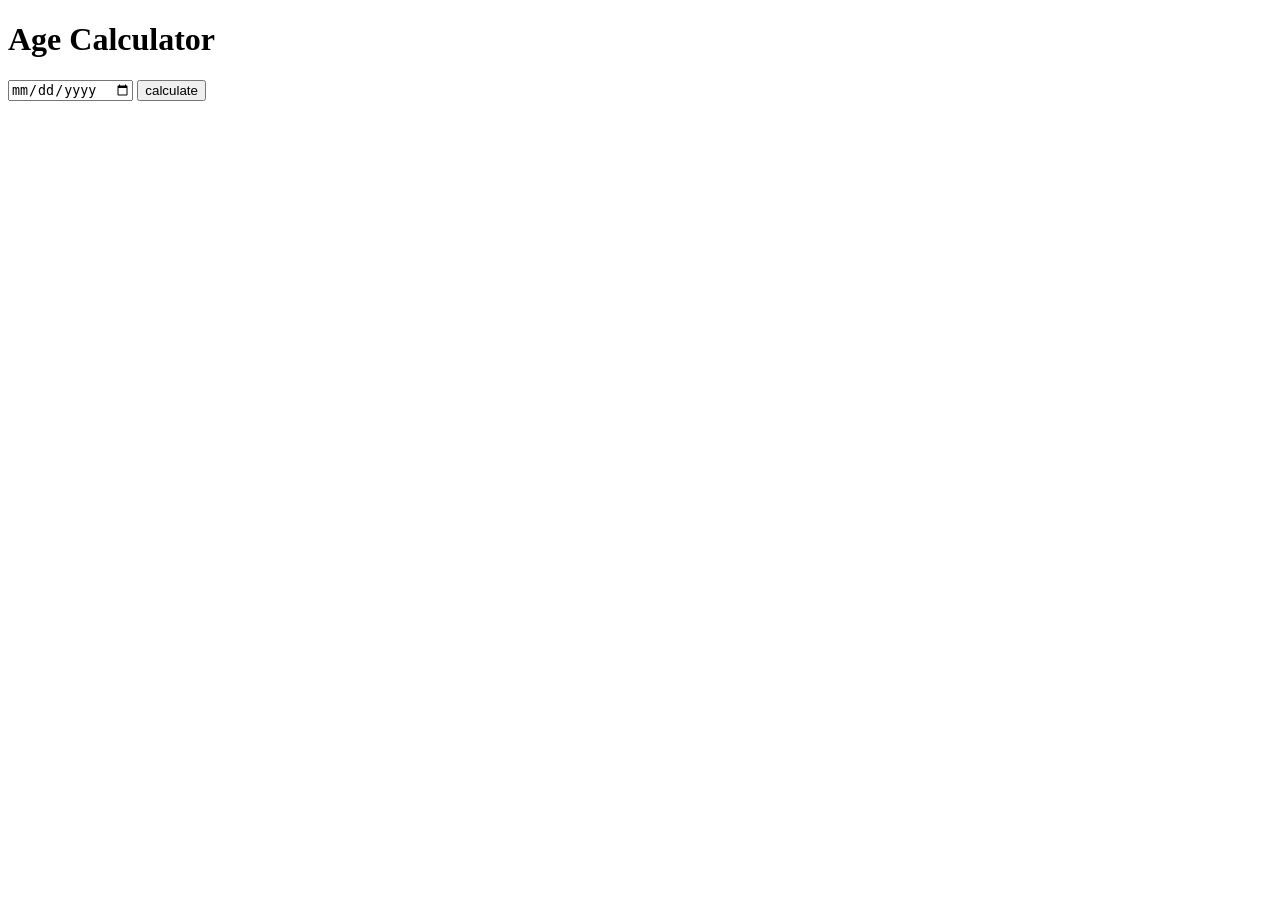
<file: AgeCalculator/index.html>
<!DOCTYPE html>
<html lang="en">
<head>
    <meta charset="UTF-8">
    <meta name="viewport" content="width=device-width, initial-scale=1.0">
    <title>Document</title>
</head>
<body>
    <div class="container">
        <div class="calculator">
            <h1>Age Calculator</h1>
            <div class="inputbox" >
                <input type="date" id="date" >
                <button id="Btn" style="cursor: pointer;" >calculate</button>
                <p class="result" ></p>
            </div>
        </div>
    </div>

    <script>
        let inputBox = document.querySelector('.inputbox')
        let userinput = document.querySelector('#date')
        let Button = document.querySelector('#Btn')
        let result = document.querySelector('.result')

        Button.addEventListener('click',()=>{
            let birthdate = new Date(userinput.value);

            let d1 = birthdate.getDate();
            let m1 = birthdate.getMonth() +1 ;
            let y1 = birthdate.getFullYear();

            let today = new Date();
            let d2 = today.getDate();
            let m2 = today.getMonth() +1 ;
            let y2 = today.getFullYear();

            let y3,m3,d3;

            y3 = y2-y1;
            if(m2>m1){
                m3 = m2-m1;
            }
            else{
                y3--;
                m3 = 12 + m2 -m1;
            }

            if(d2>d1){
                d3 = d2-d1;
            }
            else{
                d3 = getdaysinMonth(year,month) + d2 - d1;
            }
            if(d3<0){
                m3 = 11;
                y3--;
            }
            
            result.innerHTML =  ` you are <b>${y3}</b> years <b>${m3}</b> month <b>${d3}</b> days old. `
        })

         function getdaysinMonth(year,month){
               return new Date(year,month,0).getDate();
            }


    </script>
</body>
</html>
</file>
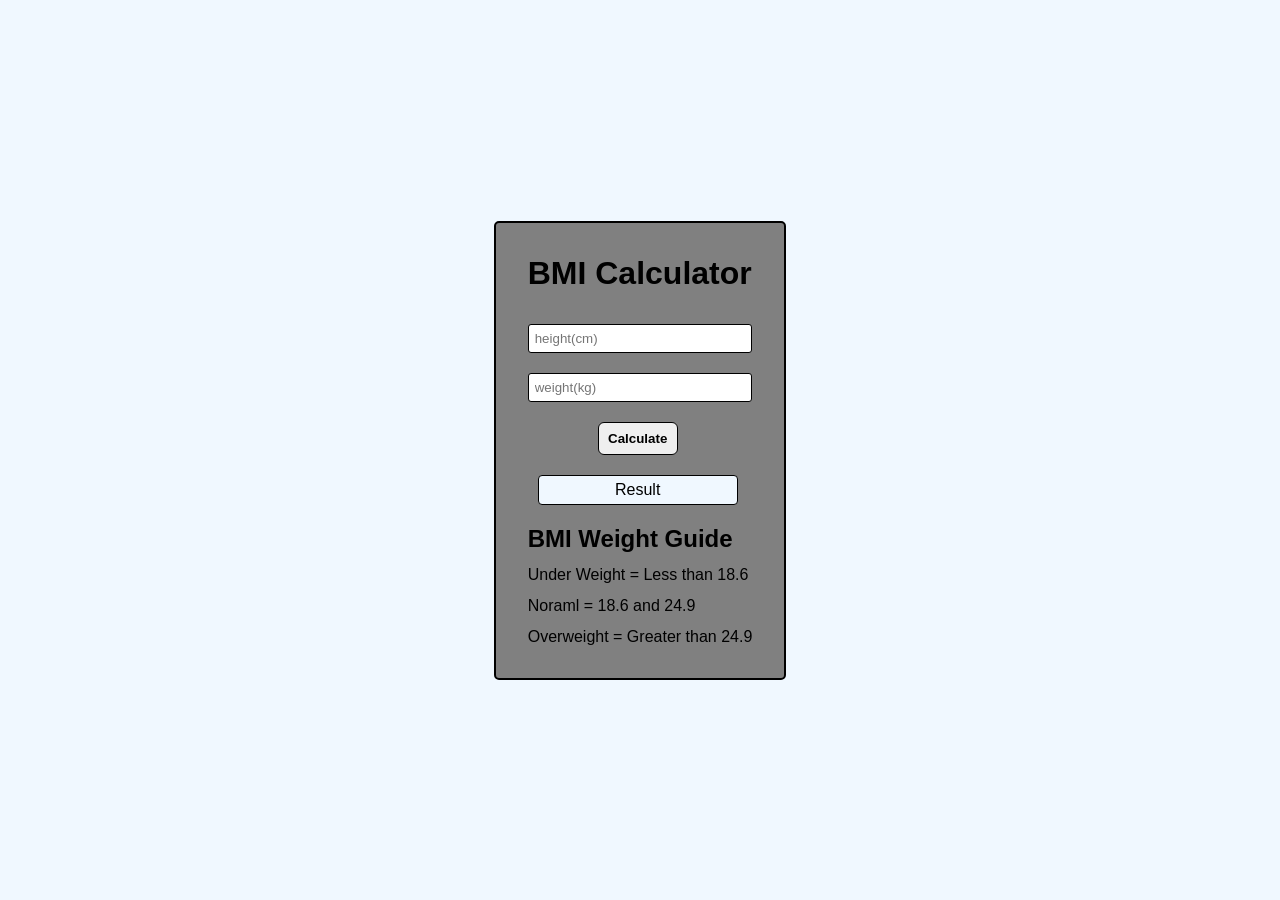
<file: BMI calculator/index.html>
<!DOCTYPE html>
<html lang="en">
<head>
    <meta charset="UTF-8">
    <meta name="viewport" content="width=device-width, initial-scale=1.0">
    <title>BMI Calculator</title>
    <style>
        *{
            padding:0;
            margin:0;
            box-sizing: border-box;
        }
        body{
            height:100vh;
            width: 100vw;
            display:flex ;
            flex-direction: column;
            justify-content: center;
            align-items: center;
            background-color:aliceblue;
        }
        .container{
            display: flex;
            gap:2rem;
            flex-direction: column;
            font-family:'Inter', sans-serif;
            padding: 2rem;
            border: 2px solid black;
            border-radius: 5px;
            background-color: grey;
        }
        form{
            display: flex;
            flex-direction: column;
            gap:20px;
        }
        #Height{
            padding:6px;
            border: 1px solid black;
            border-radius: 3px;
            outline: none;
        }
        #Weight{
            padding:6px;
            border: 1px solid black;
            border-radius: 3px;
            outline: none;
        }
        #submit{
            text-align: center;
            margin-left: 70px;
            width:80px;
            padding:8px;
            border: 1px solid black;
            border-radius: 6px;
            font-weight: bold;
        } 
        .parentclass{
            height: 30px;
            border: 1px solid black;
            padding:1px; 
            border-radius: 4px; 
            text-align: center;
            margin-left: 10px;
            width:200px;
            background-color: aliceblue; 
            display: flex;
            justify-content: center;
            align-items: center;
            font-size: 1rem; 
        }
        #submit:hover{
            background-color: gainsboro;
        }
        .bottomclass{
            display: flex;
            flex-direction: column;
            gap:13px;
        }

    </style>
</head>
<body>
    <div class="container">
        <h1>BMI Calculator</h1>

        <form>

        <input type="text" placeholder="height(cm)" id="Height">
        <input type="text" placeholder="weight(kg)" id="Weight">

        <button id="submit">Calculate</button>

        <div class="parentclass">
             <span id="results">Result</span>
            </div>


        <div class="bottomclass">
        <h2>BMI Weight Guide</h2>
        <p> Under Weight = Less than 18.6</p>
        <p>Noraml = 18.6 and 24.9</p>
        <p>Overweight = Greater than 24.9</p>
        </div>

        </form>

    </div>

    <script src="script.js"></script>
</body>
</html>
</file>
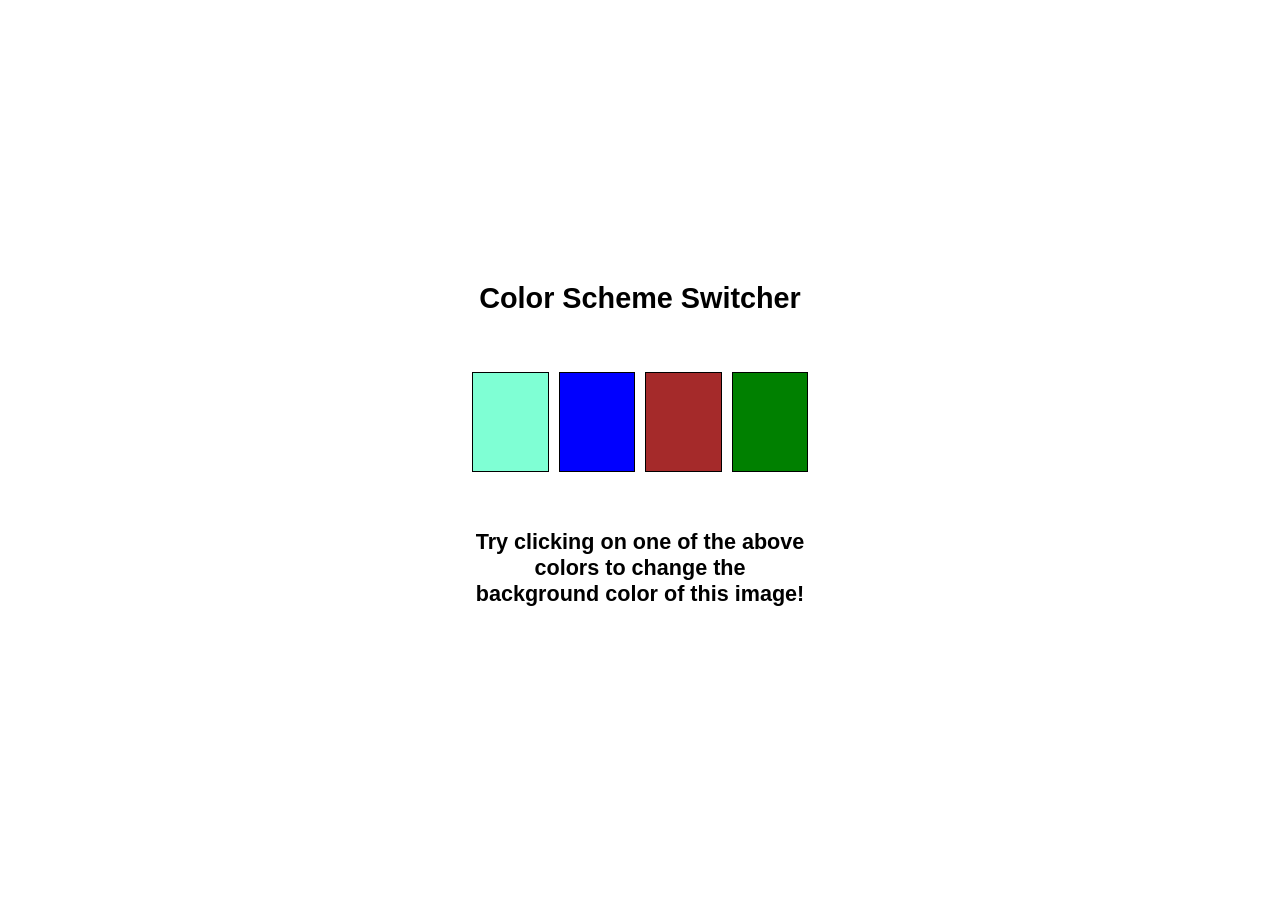
<file: color-changer/index.html>
<!DOCTYPE html>
<html lang="en">
<head>
    <meta charset="UTF-8">
    <meta name="viewport" content="width=device-width, initial-scale=1.0">
    <title>Document</title>
    <style>
        *{
            margin:0;
            padding: 0%;
            box-sizing: border-box;
        }
        body{
            height: 100vh;
            width: 100vw;
            display: flex;
            flex-direction: columun;
            background-color:#ffff;
            justify-content: center;
            align-items: center;
        }
        .container{
            height: 400px;
            width: 400px;
            display: flex;
            flex-direction: column;
            gap:2rem;
            padding: 2rem;
            /* border:2px solid black; */
            border-radius: 7px;
            font-family:'Inter', sans-serif;
            font-size: 0.9rem;
        }
        h1{
            text-align: center;
        }
        .colorbox{
            height: 150px;
            width: 400px;
            display: flex;
            justify-content: space-between;
            align-items: center;
            padding-right: 4rem;
            gap:10px;

        }
        #aquamarine{
            height: 100px;
            width: 600px;
            background-color: aquamarine;
            border:1px solid black;
        }
        #blue{
            height: 100px;
            width: 600px;
            background-color:blue;
            border:1px solid black;
        }
        #brown{
            height: 100px;
            width: 600px;
            background-color: brown;
            border:1px solid black;
        }
        #green{
            height: 100px;
            width: 600px;
            background-color: green;
            border:1px solid black;
        }
        h2{
            text-align: center;
        }
        

    </style>
</head>
<body>
    <div class="container">
        <h1>Color Scheme Switcher</h1>

        <div class="colorbox">
        <span class="color" id="aquamarine"></span>
        <span class="color" id="blue"></span>
        <span class="color" id="brown"></span>
        <span class="color" id="green"></span>
        </div>

        <h2>Try clicking on one of the above colors 
            <span>to change the background color of this image!</span>
        </h2>
    </div>

    <script src="script.js"></script>

</body>
</html>
</file>
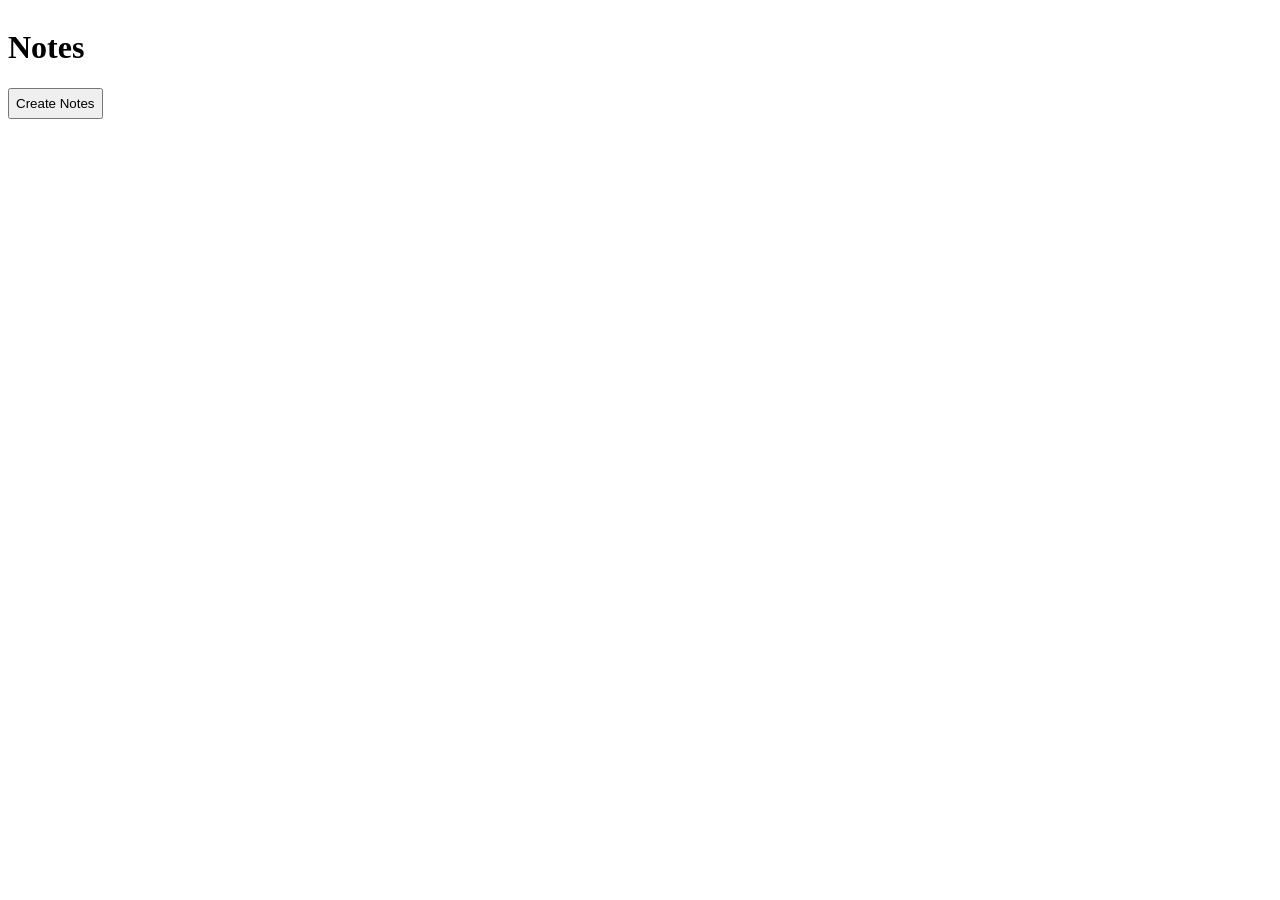
<file: NotesApp/index.html>
<!DOCTYPE html>
<html lang="en">
<head>
    <meta charset="UTF-8">
    <meta name="viewport" content="width=device-width, initial-scale=1.0">
    <title>Document</title>
    <style>
        .input-box{
            width: 300px;
            height: 200px;
            background-color: antiquewhite;
            border: 1px solid black;
            padding: 1rem;
        }
        .delete{
            cursor: pointer;
        }
        .note-wrapper{
            background-color: beige;
            border: 1px soild black;
            padding: 10px;
            width: 300px;
        }
    </style>
</head>
<body style="display: flex;flex-direction: column;gap:8px;width: 10%;">
    <div class="container" >
    <h1>Notes</h1>
    <button class="Btnclass"  style="padding: 6px" >Create Notes</button>
    <br>
    <br>
    <div class="textareaclass"   >
    <!-- <p contenteditable="true" class="input-box" <button class="delete" >delete</button> ></p> -->
    </div>
    <!--  -->
    </div>

    <script>
        const Button = document.querySelector('.Btnclass')
        const text = document.querySelector('.textareaclass')
        let notes = document.querySelectorAll('.input-box')

        function showstorage(){
            text.innerHTML = localStorage.getItem("notes")
        }
        showstorage();

        function updatestorage(){
            localStorage.getItem(text.innerHTML)
        }

        Button.addEventListener('click',()=>{
            let inputBox = document.createElement("p")
            inputBox.className = "input-box"
            inputBox.setAttribute('contentEditable','true')

            let deleteBtn= document.createElement('button')
            deleteBtn.className = "delete"
            deleteBtn.innerText = "delete"

            let notewrapper  = document.createElement('div')
            // notewrapper.className = 'note-wrapper'
            notewrapper.appendChild(inputBox)
            notewrapper.appendChild(deleteBtn)

            text.appendChild(notewrapper)

            deleteBtn.addEventListener('click',(e)=>{
            e.target.parentElement.remove();
            updatestorage();
            });
        });

    </script>
</body>
</html>
</file>
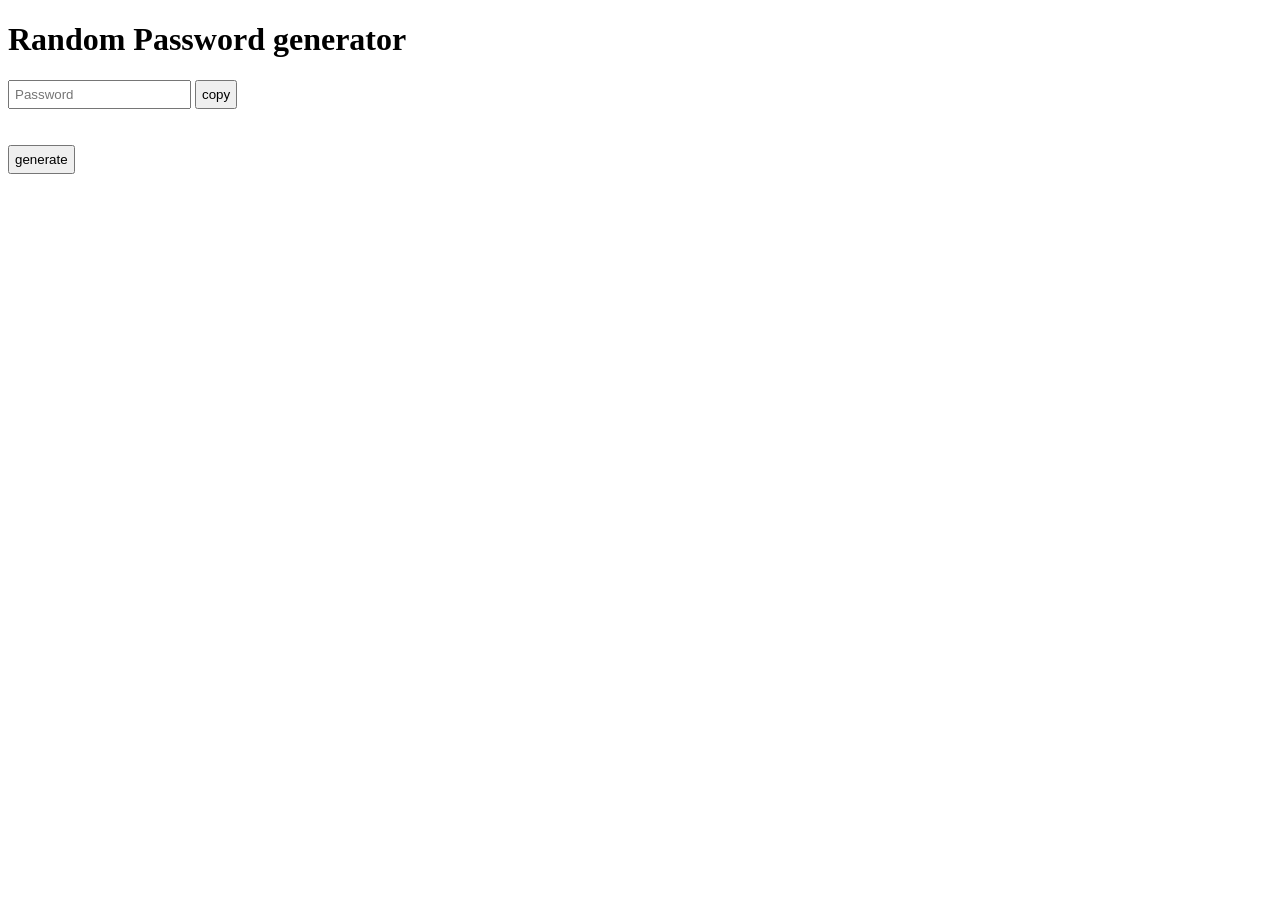
<file: Password-generator/index.html>
<!DOCTYPE html>
<html lang="en">
<head>
    <meta charset="UTF-8">
    <meta name="viewport" content="width=device-width, initial-scale=1.0">
    <title>Document</title>
</head>
<body>
    <div class="container">
        <h1>Random Password generator</h1>
        <div>
        <input style="padding:5px;outline:none" type="text"  id="Password" placeholder="Password" >
        <button style="padding:5px" onclick="copypassword()" >copy</button>
        </div>
        <br>
        <br>
        <button style="padding:5px" onclick="passwordbox()" class="box" >generate</button>
    </div>

    <script>
        let inputbox = document.querySelector('#Password')
        let length = 12;

        let uppercase = "ABCDEFGHIJKLMNOPQRSTUVWXYZ"
        let lowercase = "abcdefghijklmnopqrstuvwxyz"
        let number = "0123456789"
        let symbol = "!@#$%^&*()-_=+[]{}|<>?/`~"

        const allchars = uppercase + lowercase + number + symbol;

        function passwordbox(){
            let password ="";
            while(length>password.length){
            password += allchars[Math.floor(Math.random()*allchars.length )];
            }
            inputbox.value = password;
        }
        function copypassword(){
            inputbox.select();
            document.execCommand('copy');
        }

    </script>

</body>
</html>
</file>
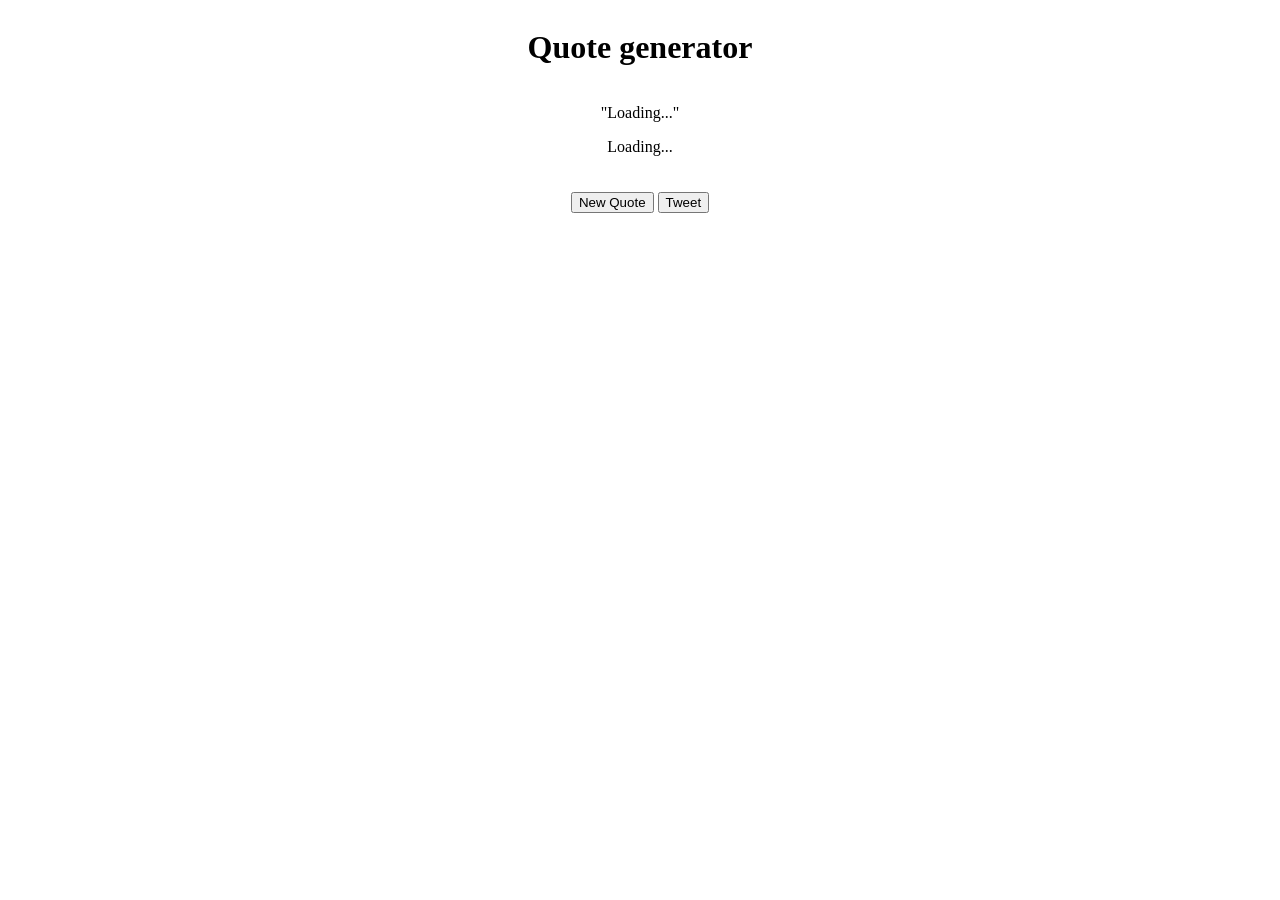
<file: QuoteGenerator/index.html>
<!DOCTYPE html>
<html lang="en">
<head>
    <meta charset="UTF-8">
    <meta name="viewport" content="width=device-width, initial-scale=1.0">
    <title>Document</title>
    <style>
        .quote-box{
            width: 500px;
            height: 500px;
            background-color: antiquewhite;
        }
    </style>
</head>
<body>
    <div style="display: flex;width: full; height: full; justify-content: center;align-items: center;flex-direction: column;align-content: center; " >
        <h1>Quote generator</h1>
        <blockquote>"Loading..."</blockquote>
        <span>Loading...</span>
        <br>
        <br>
        <div>
        <button style="cursor: pointer;">New Quote</button>
        <button style="cursor: pointer;">Tweet</button>
    </div>
    </div>

    <script>
        const apiUrl = "https://api.quotable.io/random"

        async function getquote(url) {
            const response = await fetch(url);
            var data = await response.json();
            console.log(data);            
        }
        getquote(apiUrl);
    </script>
</body>
</html>
</file>
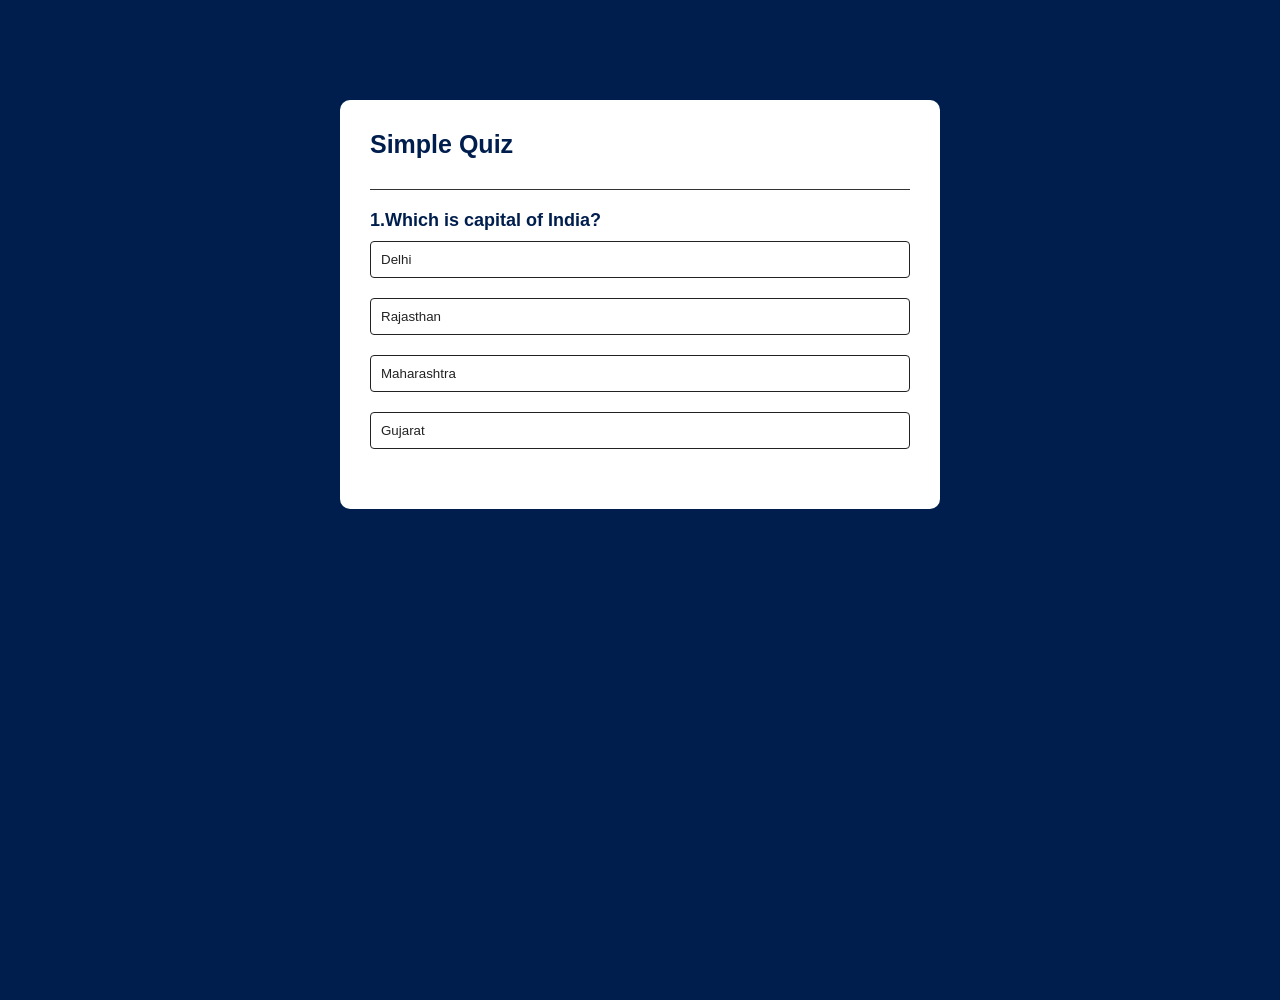
<file: simple-Quiz/index.html>
<!DOCTYPE html>
<html lang="en">
<head>
    <meta charset="UTF-8">
    <meta name="viewport" content="width=device-width, initial-scale=1.0">
    <title>Quiz-App</title>
    <style>
        *{
            margin:0;
            padding:0;
            box-sizing: border-box;
            font-family:'Inter', sans-serif ;
        }
        body{
            overflow: hidden;
            background-color: #001e4d;
            height: 100vh;
            width: 100vw;
        }
        .app{
            background-color: white;
            width:90%;
            max-width: 600px;
            margin: 100px auto;
            border-radius: 10px;
            padding:30px;
        }
        .app h1{
            font-size: 25px;
            color: #001e4d;
            font-weight: 600;
            border-bottom: 1px solid #333;
            padding-bottom: 30px;
        }
        .quiz{
            padding:20px 0;
            gap:15px;
        }
        .quiz h2{
            font-size: 18px;
            color: #001e4d;
            font-weight: 600;
        }
        .btn{
            background-color: #fff;
            color:#222;
            font-weight: 500;
            width: 100%;
            border:1px solid #222;
            padding:10px;
            margin:10px 0;
            text-align: left;
            border-radius: 4px;
            cursor: pointer;
            transition: all 0.3s;
        }
        .btn:hover([disabeld]){
            background-color: #222;
            color: white;
        }
        .btn:disabled{
            cursor: no-drop;
        }
        #next-btn{
            background: #001e4d;
            color:white;
            width: 140px;
            border: 0;
            padding:10px 10px;
            margin: 20px auto;         
            cursor: pointer;
            display: none  ;
            border-radius: 4px;
            text-align: center;
        }
        #next-btn:hover{
            background-color:#001e4df3;
        }
        .correct{
            background-color: #9aeabc;
        }
        .incorrect{
            background-color: #ff9393;
        }
    </style>
</head>
<body>
    <div class="app">
        <h1>Simple Quiz</h1>
        <div class="quiz">
            <h2 id="question" >Question goes here</h2>
            <div class="answers-button">
                <button class="btn">Answer 1</button>
                <button class="btn">Answer 2</button>
                <button class="btn">Answer 3</button>
                <button class="btn">Answer 4</button>
            </div>
            <button id="next-btn">Next</button>
        </div>
    </div>

    <script src="script.js"></script>
</body>
</html>
</file>
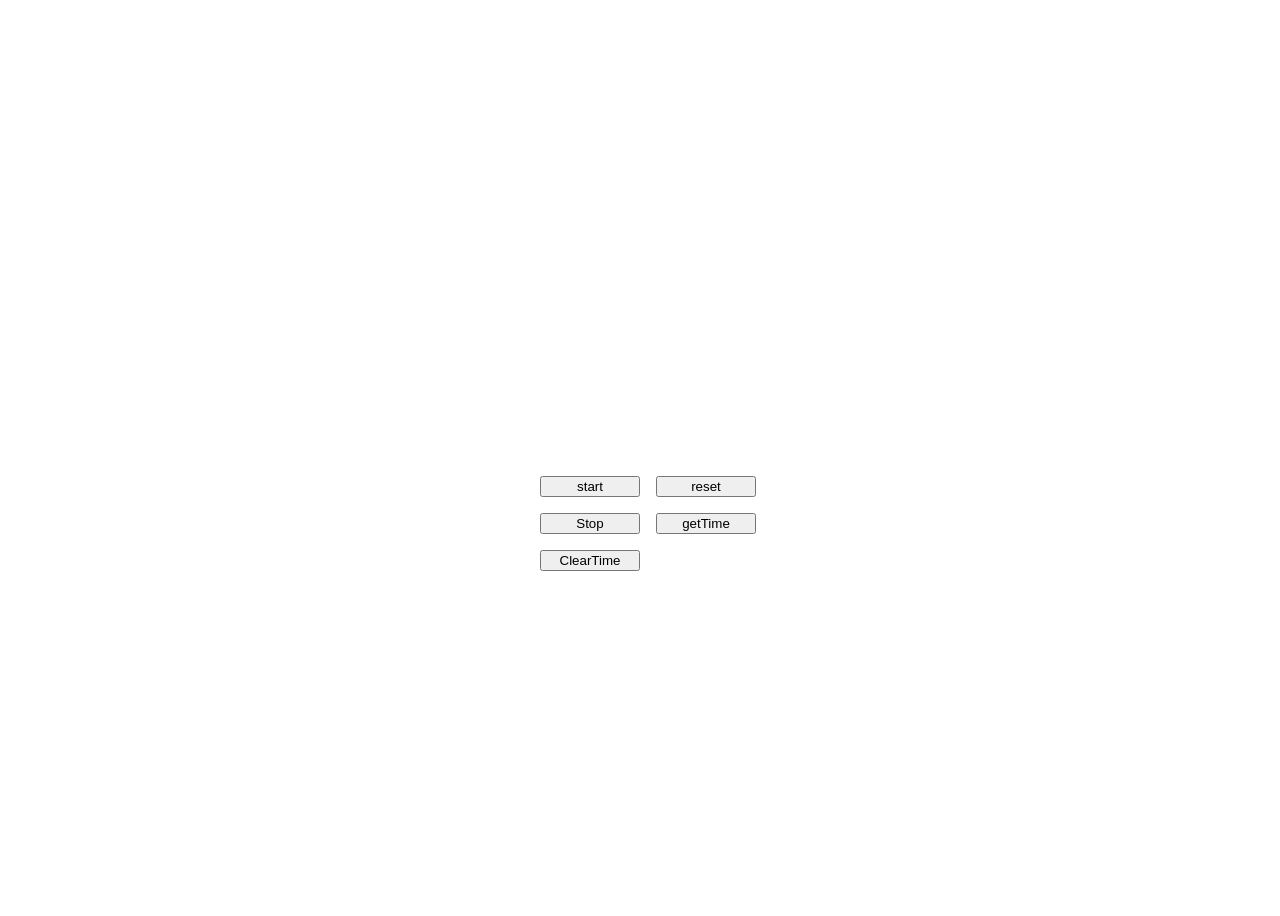
<file: StopWatch/index.html>
<!DOCTYPE html>
<html lang="en">
<head>
    <meta charset="UTF-8">
    <meta name="viewport" content="width=device-width, initial-scale=1.0">
    <title>Document</title>
</head>
<body style="display: flex;justify-content: center;align-items: center;width: 100vw;height: 100vh;overflow: hidden;" >
    <div class="container"  style="display: flex; justify-content: center; align-items: center; flex-direction: column; gap: 8px;">
        <p class="show" style="font-size:40px; width: 50px; height: 50px;" ></p>
        <div class="Buttonclass" style="display: grid;grid-template-columns: repeat(2,100px);gap: 1rem;">
        <button id="startbtn" >start</button>
        <button id="resetbtn">reset</button>
        <button id="stopbtn" >Stop</button>
        <button id="getbtn" >getTime</button>
        <button id="clearbtn" >ClearTime</button>
        </div>
       
        <div class="list-container" ></div>
    </div>

    <script>
        let time = document.querySelector('.show')
        let box = document.querySelector('.list-container')
        let count = 0;

        let intervalId ;

        const start = ()=>{
            intervalId =  setInterval(()=>{
              time.innerHTML = count++;
            } ,1000)
        }
        document.getElementById('startbtn').addEventListener("click",start)
        document.getElementById('startbtn').removeEventListener("dbclick",start)

        const stop = ()=>{
                clearInterval(intervalId);  
        }
        document.getElementById('stopbtn').addEventListener("click",stop)

        const reset = (id)=>{
            count = "";
             count= 0 ;
             time.innerHTML = count;
             clearInterval(intervalId);
        }
        document.getElementById('resetbtn').addEventListener("click",reset)

        const get = ()=>{
            let elm = document.createElement('p')
            elm.innerHTML = `The Stop Time is <b> ${count-1} </b> `
            box.appendChild(elm);
        }

        document.getElementById('getbtn').addEventListener("click",get)


        const clear = ()=>{
            box.innerHTML = "";
        }
        document.getElementById('clearbtn').addEventListener("click",clear)


        
    </script>

</body>
</html>
</file>
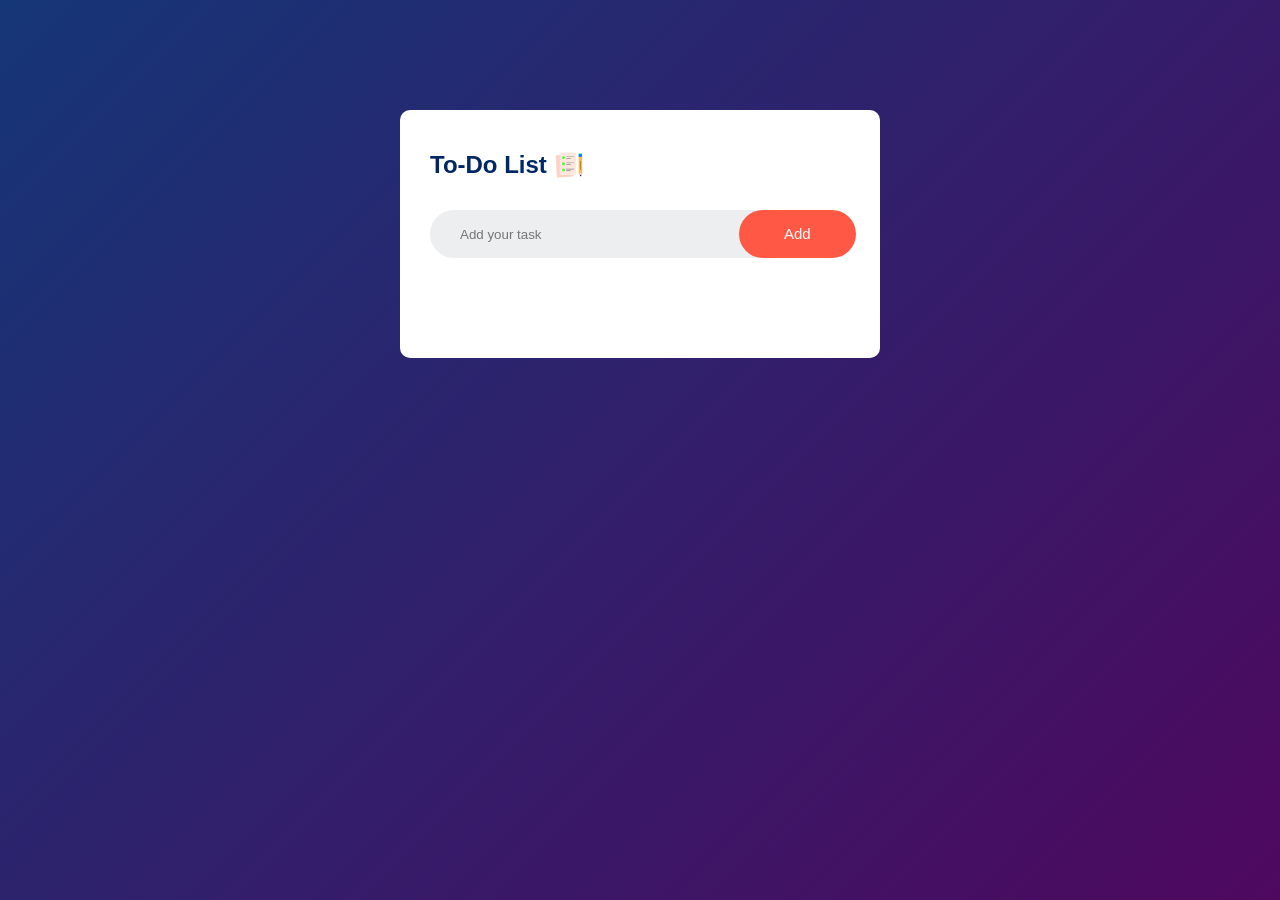
<file: To-do-list/index.html>
<!DOCTYPE html>
<html lang="en">
<head>
    <meta charset="UTF-8">
    <meta name="viewport" content="width=device-width, initial-scale=1.0">
    <title>To-Do list</title>
    
    <style>
        *{
            margin: 0;
            padding:0;
            box-sizing: border-box;
            font-family:'Inter', sans-serif ;
        }
        body{
            height: 100vh;
            width: 100vw;
            background:linear-gradient(135deg,#153677,#4e085f);
            padding: 10px;
        }
        .container{
            width: 100%;
            min-height: 10ovh;
        }
        .header{
            width: 100%;
            max-width: 480px;
            margin: 100px auto 20px;
            padding: 40px 30px 70px;
            background-color: white;
            border-radius:10px ;
            display: flex;
            flex-direction: column;
            gap:30px;
        }
        .header h2{
            color: #002765;
            display: flex;
            align-items: center;
            gap: 7px;
        }
        .header img{
            width: 30px;
            height: 30px;
        }
        .list{
            display: flex;
            /* justify-content: space-between; */
            background: #edeef0;
            align-items: center;
            border-radius: 30px;
            padding-left: 30px; 
            gap:110px;
        }
        .list input{
            outline: none;
            border: none;
            background:transparent;
        }
        .list button{
            outline: none;
            border: none;
            background: #ff5945;
            color: white;
            padding: 16px 45px;
            border-radius: 30px;
            font-size: 15px;
            line-height: 1rem;
            cursor: pointer;
        }
        ul li{
            list-style: none;
            font-size: 17px;
            padding: 12px 8px 12px 50px;
            user-select: none;
            cursor: pointer;
            position: relative;
        }
        ul li::before{
            content:"";
            position: absolute;
            border-radius: 50%;
            height: 25px;
            width: 25px;
            background-image: url(./images/unchecked.png);
            background-size: cover;
            background-position: center;
            left: 0;
        }
        ul li.checked{
            color: #555;
            text-decoration: line-through;
        }
        ul li.checked::before{
            background-image: url(./images/checked.png);
        }
        ul span{
            position: relative;
            right: 0;
            top:0;
            width:40px;
            height: 40px;
            font-size:22px;
            color: #555;
            line-height: 40px;
            text-align: center;
        }
        ul li span:hover{
            background: #edeef0;
            border-radius: 50%;
        }
        .todolist{
            display: flex;
            justify-content: space-between;
            max-width: 480px;
            padding: 0px 10px;
        }
        .del{
            outline: none;
            border: none;
            background: #002765;
            color: white;
            padding: 5px 15px;
            border-radius: 30px;
            font-size: 15px;
            line-height: 1rem;
            cursor: pointer;
        }
        .del:hover{
            background-color: #002765ef;
        }
        .list_container{
            display: flex;
            flex-direction: column;
            gap:10px;
        }

    </style>
</head>
<body>
    <div class="container">
        <div class="header">
        <div>
            <h2>To-Do List <img src="./images/icon.png" alt=""></h2>
        </div>
        <div class="list">
            <input type="text" class="input-box" spellcheck="false"  placeholder="Add your task">
            <button onclick="addTask()">Add</button>
        </div>
        <div class="list_container">
            <!-- <li></li> <button>delete</button> -->
        </div>

    </div>

    <script>
        const InputBox = document.querySelector('.input-box')
        const listbox = document.querySelector(".list_container")
        const remove = document.querySelector('.del')

        

        function gettodolist(){
           return JSON.parse(localStorage.getItem("todolist"))
        }


        const updatedtodolist = (todolist) =>{
         return  localStorage.setItem("todolist",JSON.stringify(todolist))
        }

        let todolist = gettodolist() || [];

        const getelement = (num)=>{
                let divelement = document.createElement("div")
                divelement.classList.add("todolist")
                divelement.innerHTML = `  <li>${num}</li> <button class="del" >delete</button>`
                listbox.appendChild(divelement)
                InputBox.value = "";
                
        }

        function addTask(e){
            if(InputBox.value === ""){
                alert("you must write something here")
            }
            else{                
                let localdata = InputBox.value.trim();
                todolist.push(localdata)
                todolist = [...new Set(todolist)]  
                
                console.log(todolist)
                localStorage.setItem("todolist",JSON.stringify(todolist))


                let divelement = document.createElement("div")
                divelement.classList.add("todolist")
                divelement.innerHTML = `  <li>${InputBox.value}</li> <button class="del" >delete</button>`
                listbox.appendChild(divelement)
                InputBox.value = "";
            }
            }

            
            function showdata(){
            console.log(todolist);
            todolist.forEach((data) => {
                getelement(data);
            });
        }

        showdata();

                 const removetodoelement = (e)=>{
                        todoelement = e.target;
                        const todoelementremove = todoelement.previousElementSibling.innerText;
                        const parentElm = todoelement.parentElement;
                        console.log(todoelementremove)
                        parentElm.remove();

                         todolist =  todolist.filter((num) => {
                            // console.log(num);
                             return  num !== todoelementremove;
                        })
                        console.log(todolist)
                        updatedtodolist(todolist);
                    }
                   

                 listbox.addEventListener('click',(e) =>{
                    e.preventDefault();
                  removetodoelement(e);
                } )

                
    </script>

</body>
</html>
</file>
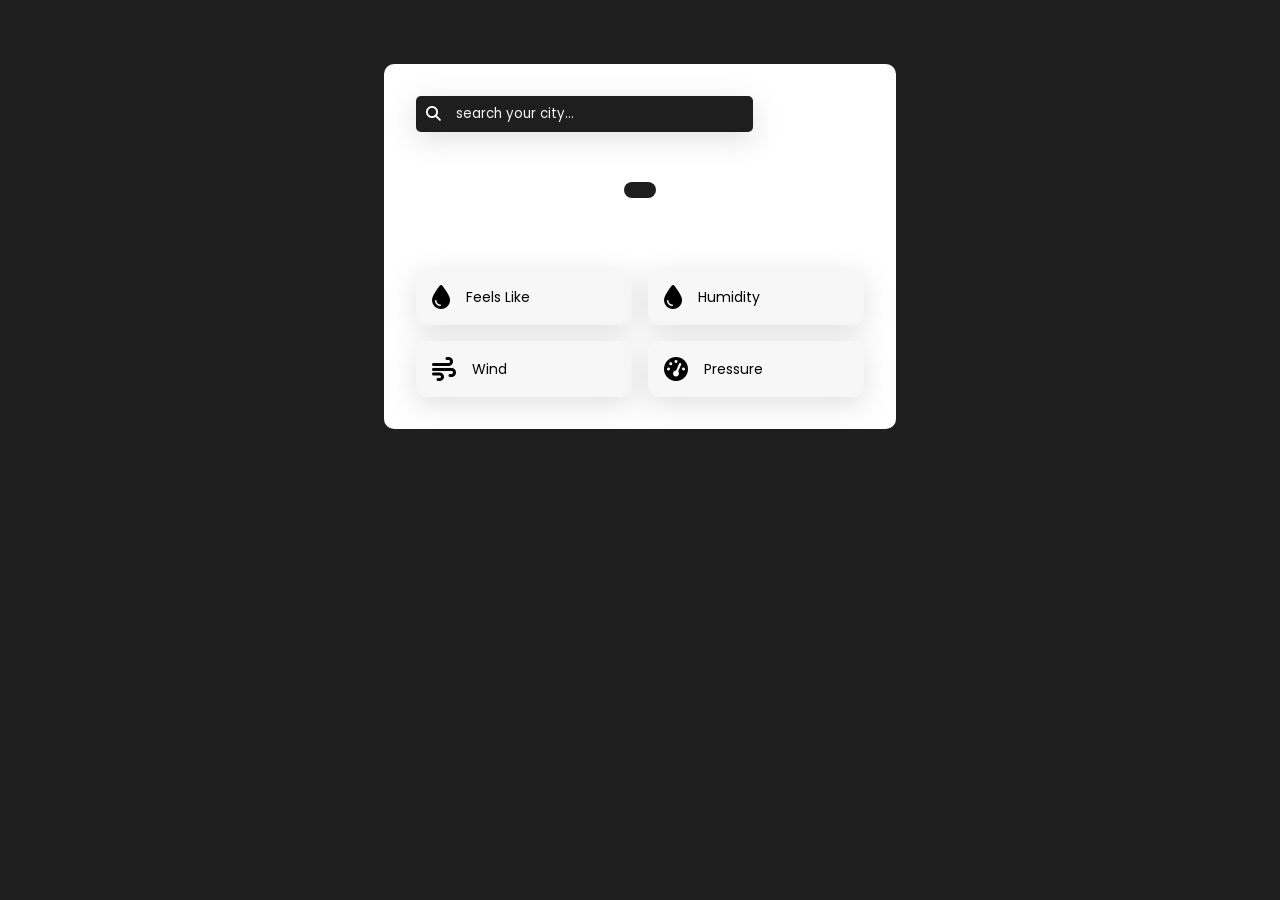
<file: WeatherApp/index.html>
<!DOCTYPE html>
<html lang="en">
  <head>
    <meta charset="UTF-8" />
    <meta name="viewport" content="width=device-width, initial-scale=1.0" />
    <link
      rel="stylesheet"
      href="https://cdnjs.cloudflare.com/ajax/libs/font-awesome/6.5.1/css/all.min.css"
      integrity="sha512-DTOQO9RWCH3ppGqcWaEA1BIZOC6xxalwEsw9c2QQeAIftl+Vegovlnee1c9QX4TctnWMn13TZye+giMm8e2LwA=="
      crossorigin="anonymous"
      referrerpolicy="no-referrer"
    />
    <title>Weather App</title>
    <link rel="stylesheet" href="index.css" />
  </head>
  <body>
    <section class="container">
      
      <div class="weather_header">
        <form class="weather_search">
          <i class="fa-solid fa-magnifying-glass"></i>
          <input
            type="text"
            class="city_name"
            placeholder="search your city..."
          />
        </form>
      </div>
      
      <div class="weather_body">
        <h1 class="weather_city"></h1>
        <p class="weather_date_time"></p>
        <div class="weather_data">
          <p class="weather_forecast"></p>
          <div class="weather_icon"></div>
        </div>
        <p class="weather_temperature"></p>
        <div class="weather_minmax">
          <p class="weather_min"></p>
          <p class="weather_max"></p>
        </div>
      </div>
     
      <section class="weather_info">
        <div class="weather_card">
          <i class="fa-solid fa-droplet"></i>
          <div>
            <p>Feels Like</p>
            <p class="weather_feelsLike"></p>
          </div>
        </div>

        <div class="weather_card">
          <i class="fa-solid fa-droplet"></i>
          <div>
              <p>Humidity</p>
              <p class="weather_humidity"></p>
          </div>
      </div>

      <div class="weather_card">
        <i class="fa-solid fa-wind"></i>
        <div>
            <p>Wind</p>
            <p class="weather_wind"></p>
        </div>
    </div>
    
    <div class="weather_card">
      <i class="fa-solid fa-gauge-high"></i>
      <div>
          <p>Pressure</p>
          <p class="weather_pressure"></p>
      </div>
  </div>

      </section>
    </section>
    <script src="index.js"></script>
  </body>
</html>
</file>
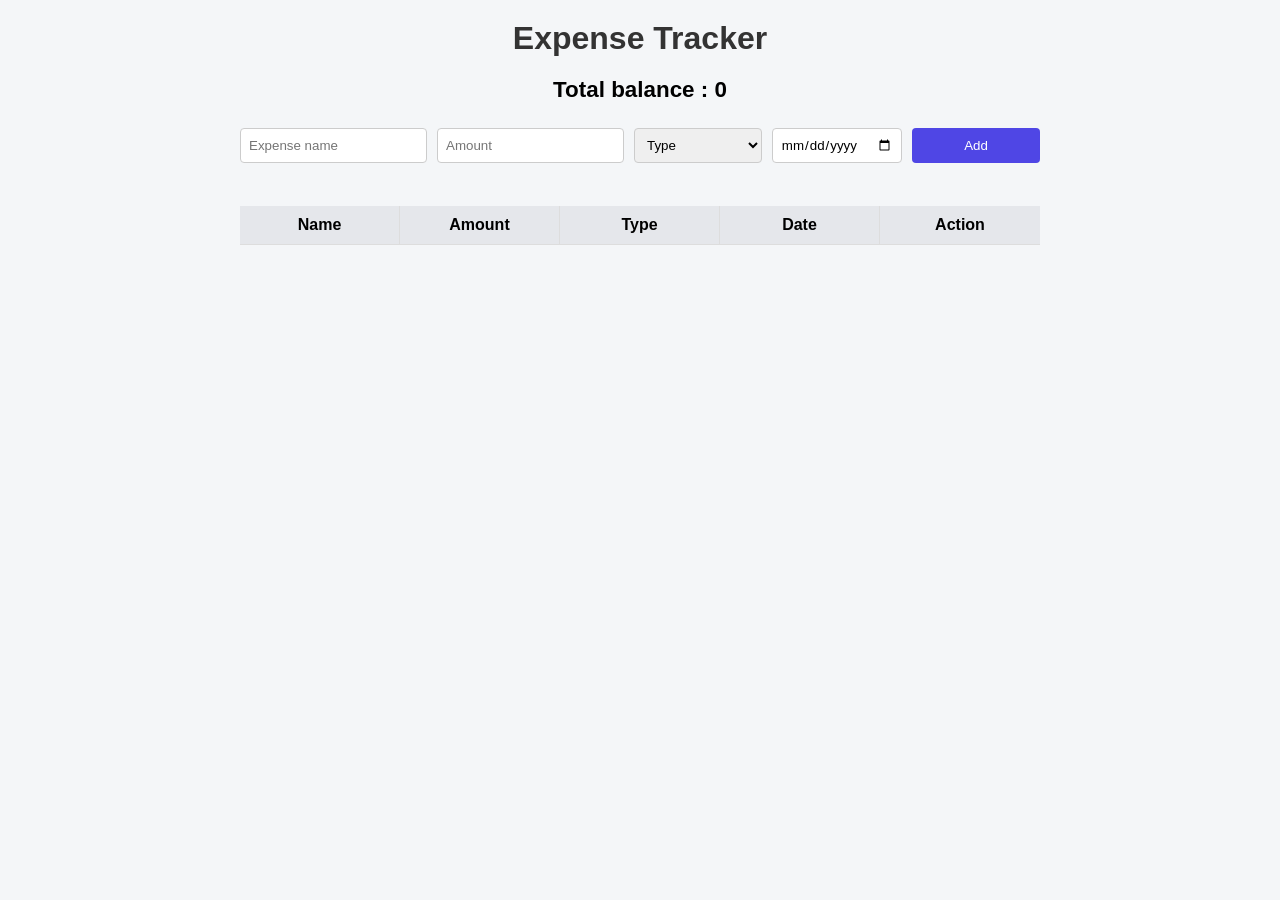
<file: expensetracker/expensetracker.html>
<!DOCTYPE html>
<html lang="en">
<head>
    <meta charset="UTF-8">
    <meta name="viewport" content="width=device-width, initial-scale=1.0">
    <title>Expense Tracker</title>
    <style>
    * {
        margin: 0;
        padding: 0;
        box-sizing: border-box;
        font-family: Arial, Helvetica, sans-serif;
    }

    body {
        background: #f4f6f8;
        padding: 20px;
    }

    .header {
        text-align: center;
        margin-bottom: 20px;
    }

    .header h1 {
        color: #333;
    }

    .balance {
        text-align: center;
        margin-bottom: 25px;
    }

    .balance h2 {
        font-size: 1.4rem;
    }

    .balance-amount {
        font-weight: normal;
    }

    .main {
        max-width: 800px;
        margin: 0 auto;
    }

    .input {
        display: grid;
        grid-template-columns: repeat(5, 1fr);
        gap: 10px;
        margin-bottom: 15px;
    }

    .input input,
    .input select {
        padding: 8px;
        border: 1px solid #ccc;
        border-radius: 4px;
    }

    .input input:focus,
    .input select:focus {
        outline: none;
        border-color: #4f46e5;
    }

    #Btn {
        background: #4f46e5;
        color: #fff;
        border: none;
        border-radius: 4px;
        cursor: pointer;
    }

    #Btn:hover {
        background: #4338ca;
    }

    .table {
        margin-top: 10px;
    }

    .rowheader {
        display: grid;
        grid-template-columns: repeat(5, 1fr);
        background: #fff;
        border-bottom: 1px solid #ddd;
    }

    .table > .rowheader:first-child {
        background: #e5e7eb;
        font-weight: bold;
    }

    .rowheader p {
        padding: 10px;
        text-align: center;
        border-right: 1px solid #ddd;
    }

    .rowheader p:last-child {
       border-right: none;
    }

    .button {
        display: flex;
        justify-content: center;
        align-items: center;
        gap: 10px;
    }

    .button button {
        padding: 5px 10px;
        font-size: 0.8rem;
        border: none;
        border-radius: 4px;
        cursor: pointer;
    }

    .button button:first-child {
        background: #16a34a;
        color: #fff;
    }

    .button button:first-child:hover {
        background: #15803d;
    }

    .button button:last-child {
        background: #dc2626;
        color: #fff;
    }

    .button button:last-child:hover {
        background: #b91c1c;
    }

    .income {
        color: green;
        font-weight: bold;
    }

    .expense {
        color: red;
        font-weight: bold;
    }

    @media (max-width: 768px) {
    .input {
        grid-template-columns: 1fr;
    }

    .rowheader {
        grid-template-columns: 1fr 1fr;
        grid-row-gap: 5px;
    }

    .rowheader p {
        border-right: none;
        border-bottom: 1px solid #ddd;
    }

    .rowheader p:last-child {
        border-bottom: none;
    }
}

</style>
</head>
<body>
    <div class="header">
        <h1>Expense Tracker</h1>
    </div>
    <div class="balance">
        <h2><b>Total balance : </b>0</h2>
    </div>
    <div class="main">
        <div class="input" >
            <input type="text" id="name"  placeholder="Expense name">
            <input type="number" id="amount" placeholder="Amount">
            <select class="type" >
                <option value="" disabled selected hidden>Type</option>
                <option value="Income">Income</option>
                <option value="Expense">Expense</option>
            </select>
            <input type="date" id="date">
            <button id="Btn" >Add</button>
        </div>
        <br>
        <div class="table">
        <div class="rowheader">
            <p class="paraname">Name</p>
            <p class="paraamount">Amount</p>
            <p class="paratype">Type</p>
            <p class="paradate">Date</p>
            <p class="paraaction">Action</p>
        </div>
        
      </div>
    </div>

    <script>
        let nameid = document.querySelector("#name");
        let amountid = document.querySelector("#amount");
        let typeid = document.querySelector(".type");
        let dateid = document.querySelector("#date");
        let AddBtn = document.querySelector("#Btn");
        let table = document.querySelector(".table");
        let paraname = document.querySelector(".paraname");
        let paraamount = document.querySelector(".paraamount");
        let paratype = document.querySelector(".paratype");
        let paradate = document.querySelector(".paradate");
        let balance = document.querySelector(".balance");
        let action = document.querySelector("paraaction");
        
        
        const toISODate = (displayDate)=>{
            const [month, day, year] = displayDate.split("/");
            return `${year}-${month.padStart(2, "0")}-${day.padStart(2, "0")}`;
        }
      
        
        const getdata = ()=>{
            let data = localStorage.getItem("transcations");
            return data ? JSON.parse(data) : [];
        }
        let transcations = getdata();
        let num = 0;
            
        
        const getsum = ()=>{
            let totalAmt = 0;
            for(obj of transcations){
                if(obj.type == "Income"){
                    totalAmt += Number(obj.amount);
                }
                else{
                    totalAmt -= Number(obj.amount);
                }
            }
            return totalAmt;
        }
        console.log("getsum",getsum());
        
       
        const getnamesdata = ()=>{
            let data = localStorage.getItem("names");
            return data ? JSON.parse(data) : [];
        }
        let names = getnamesdata();
        const adddatafromlocalstroage = (arr)=>{
            const {id,name,amount,type,date} = arr;

            let div = document.createElement('div');
            div.classList.add("rowheader");
            div.dataset.id = id;

            let p1 = document.createElement('p');
            let p2 = document.createElement('p');
            let p3 = document.createElement('p');
            let p4 = document.createElement('p');
            let p5 = document.createElement('div');

            p1.classList.add("namevalue");
            p2.classList.add('amountvalue');
            p3.classList.add("typevalue");
            p4.classList.add("datevalue");
            p5.classList.add("button");

            p1.innerText = name;
            p2.innerText = `$${amount}`;
            p3.innerText = type;
            p4.innerText = new Date(date).toLocaleDateString("en-GB");
            let editbtn = document.createElement('button');
            let deletebtn = document.createElement('button');
            editbtn.innerText = `edit`;
            deletebtn.innerText = `delete`;
            p5.append(editbtn,deletebtn);

            const currentBalance = getsum();
            balance.innerHTML =`<h2><strong>Total balance :</strong> $${currentBalance}</h2>`;

            div.append(p1,p2,p3,p4,p5);
            table.append(div);

            deletebtn.addEventListener('click',(e)=>{
                let row = e.target.parentElement.parentElement;
                row.remove();
        
                transcations = transcations.filter(
                    t => t.id !== id
                )
                let namevalue = row.querySelector(".namevalue").innerText;
                names = names.filter((value)=>{
                    return value !== namevalue;
                });
                localStorage.setItem("transcations", JSON.stringify(transcations));
                localStorage.setItem("names", JSON.stringify(names));
                balance.innerHTML = `<b>Total balance : </b> $${getsum()}`;
            })
            
            editbtn.addEventListener("click", (e) => {
                let parent = e.target.parentElement.parentElement;
                let person = parent.querySelector(".namevalue");
                let amountEl = parent.querySelector(".amountvalue");
                let amounttype = parent.querySelector(".typevalue");
                let datevalue = parent.querySelector(".datevalue");

                let s = amountEl.innerText.slice(1);
                nameid.value = person.innerText ;
                amountid.value = Number(s) ;
                typeid.value = amounttype.innerText ;
                date.value = date;
                parent.remove();
                transcations = transcations.filter(
                    t => t.id !== id
                )
                console.log(person);
                names = names.filter((value)=>{
                    return value !== person.innerText;
                });
                localStorage.setItem("transcations", JSON.stringify(transcations));
                localStorage.setItem("names", JSON.stringify(names));
                balance.innerHTML = `<b>Total balance : </b> $${currentBalance}`;
            });
        }
        
        
        const localdata = ()=>{
            table.innerHTML = "";
            let p1 = document.createElement('p');
            let p2 = document.createElement('p');
            let p3 = document.createElement('p');
            let p4 = document.createElement('p');
            let p5 = document.createElement('p');
            p1.innerHTML = `<b>Name</b>`;
            p2.innerHTML = `<b>Amount</b>`;
            p3.innerHTML = `<b>Type</b>`;
            p4.innerHTML = `<b>Date</b>`;
            p5.innerHTML = `<b>Action</b>`;

            let div = document.createElement('div');
            div.append(p1,p2,p3,p4,p5);
            div.classList.add("rowheader");
            table.append(div);
            
            transcations.forEach(val => adddatafromlocalstroage(val));
        }

        localdata();
        
        const add = (e)=>{
            e.preventDefault();

            const amountVal = Number(amountid.value);
            const currentBalance = getsum();

            if (typeid.value === "Expense" && amountVal > currentBalance) {
                alert("Insufficient balance");
                nameid.value = "";
                amountid.value = "";
                typeid.value = "";
                dateid.value = "";
                return;
            }
            let data = nameid.value;
            if(names.includes(data)){
                alert('Already present...');
                nameid.value = "";
                amountid.value = "";
                typeid.value = "";
                dateid.value = "";
                return ;
            }
            if(nameid.value === "" || amountid.value === "" || typeid.value === "" || dateid.value === ""){
                alert("Oops! Please complete all fields to continue 😊");
                return ;
            }
            names.push(data);
            localStorage.setItem("names",JSON.stringify(names));
            const transaction = {
                id: Date.now(),
                name: nameid.value,
                amount: Number(amountid.value),
                type: typeid.value,
                date: dateid.value, 
            };
            transcations.push(transaction);
            localStorage.setItem("transcations", JSON.stringify(transcations));
            localdata();

            nameid.value = "";
            amountid.value = "";
            typeid.value = "";
            dateid.value = "";
        }

        AddBtn.addEventListener("click",(e)=>{
            e.preventDefault();
            add(e);
        })

    </script>
</body>
</html>
</file>
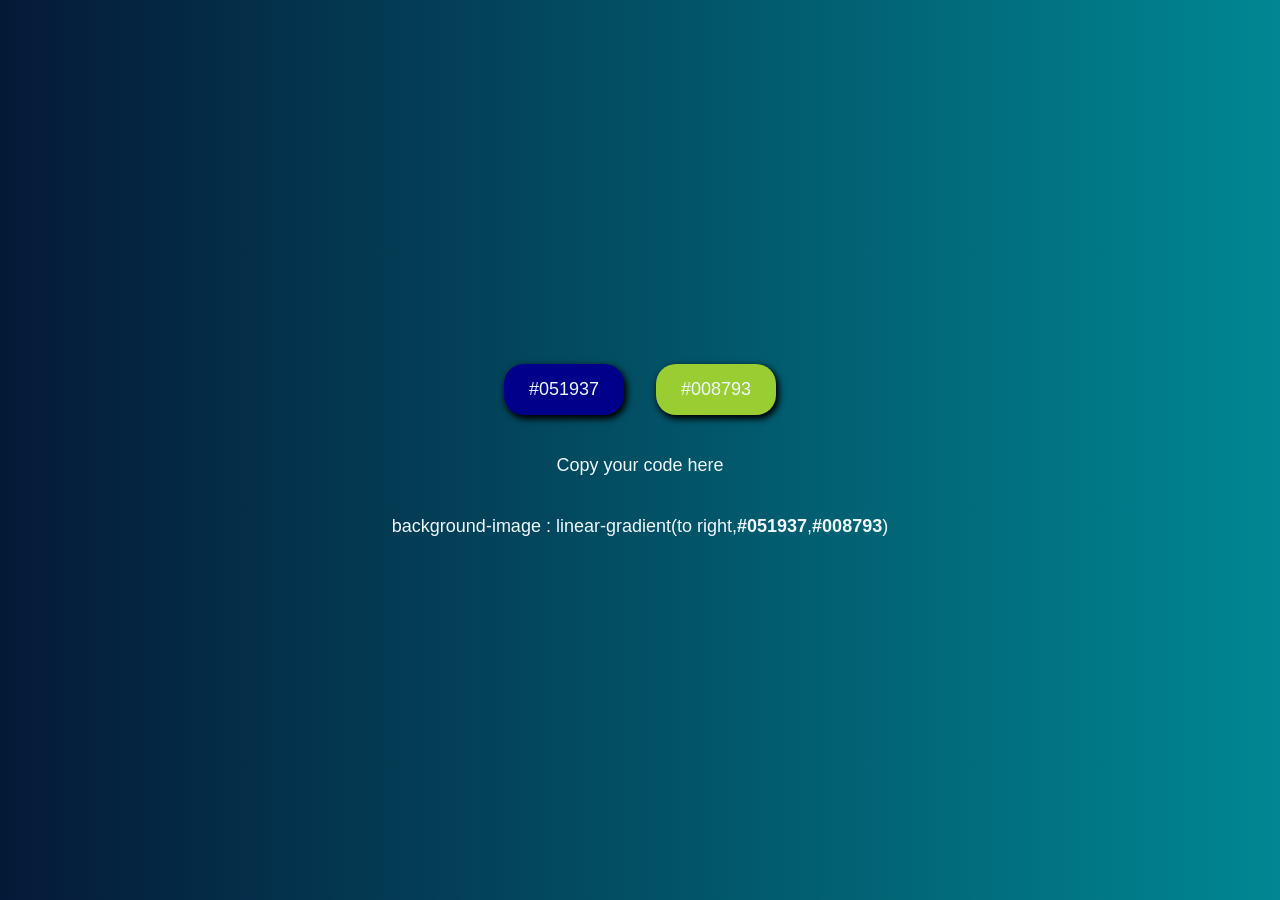
<file: gradient-color/Bg-gradientcolor.html>
<!DOCTYPE html>
<html lang="en">
<head>
    <meta charset="UTF-8">
    <meta name="viewport" content="width=device-width, initial-scale=1.0">
    <title>gradient-color</title>
    <style>
        *{
            padding: 0%;
            margin: 0%;
            box-sizing: border-box;
        }
        body{
            width: 100vw;
            height: 100vh;
            display: flex;
            justify-content: center;
            align-items: center;
            /* background-color: #051937 #008793 ; */
            /* background-image:linear-gradient(160deg,#0093E9 0%,#80D0C7 100%); */
            /* background-image : linear-gradient(to right,#1ba1d2,#10b768) */
            background-image : linear-gradient(to right,#051937,#008793)
        }
        .container{
            display: flex;
            flex-direction: column;
            gap:2.5rem;
            justify-content: center;
            align-items: center;
            font-family:'Inter', sans-serif;
            font-size: large;
            color: aliceblue;
        }
        .BtnBox{
            display: flex;
            gap: 2rem;
        }
        #btn1{
            padding:15px 25px;
            border-radius: 20px;
            cursor: pointer;
            background-color: darkblue;
            color: aliceblue;
            outline: none;
            border: none;
            font-size: large;
            box-shadow: 2px 3px 6px 1px black ;
        }
        #btn2{
            padding:15px 25px;
            border-radius: 20px;
            cursor: pointer;
            outline: none;
            border: none;
            background-color: yellowgreen;
            color: aliceblue;
            font-size: large;
            box-shadow: 2px 3px 6px 1px black ;
        }

    </style>
</head>
<body>
    <div class="container">
        <div class="BtnBox" >
            <button id="btn1" >#051937</button>
            <button id="btn2">#008793</button>
        </div>
        <p>Copy your code here</p>
        <p class="paraclass">background-image : linear-gradient(to right,<b>#051937</b>,<b>#008793</b>)</p>
    </div>

    <script>
        let Button1 = document.querySelector('#btn1')
        let Button2 = document.querySelector('#btn2')
        let Buttonbox = document.querySelector('.BtnBox')
        let copycode = document.querySelector(".paraclass")
        let rgb1 = "#051937";
        let rgb2 = "#008793";

        let handleclick1 = () =>{
            rgb1 = hexvalues()
            console.log(rgb1);
            Button1.innerHTML = rgb1
            copycode.innerHTML = `background-image : linear-gradient(to right,<b>${rgb1}</b>,<b>${rgb2}</b>)` 
            document.body.style.backgroundImage = `linear-gradient(to right,${rgb1},${rgb2})`
        }

        let handleclick2 = () =>{
            rgb2 = hexvalues()
            console.log(rgb2);
            Button2.innerHTML = rgb2
             copycode.innerHTML = `background-image : linear-gradient(to right,<b>${rgb1}</b>,<b>${rgb2}</b>)`
             document.body.style.backgroundImage = `linear-gradient(to right,${rgb1},${rgb2})`
        }



        let hexvalues = () =>{
            let values = "0123456789abcdef"
            let colors = "#";
            for(let i=0;i<6;i++){
             colors += values[Math.floor(Math.random()*16)]
            }
            return colors;
        }
        copycode.addEventListener('click',()=>{
            navigator.clipboard.writeText(copycode.innerText)
            copy.select()
            copy.execommand()
        })

        Button1.addEventListener('click',handleclick1)
        Button2.addEventListener('click',handleclick2)

        



    </script>
</body>
</html>
</file>
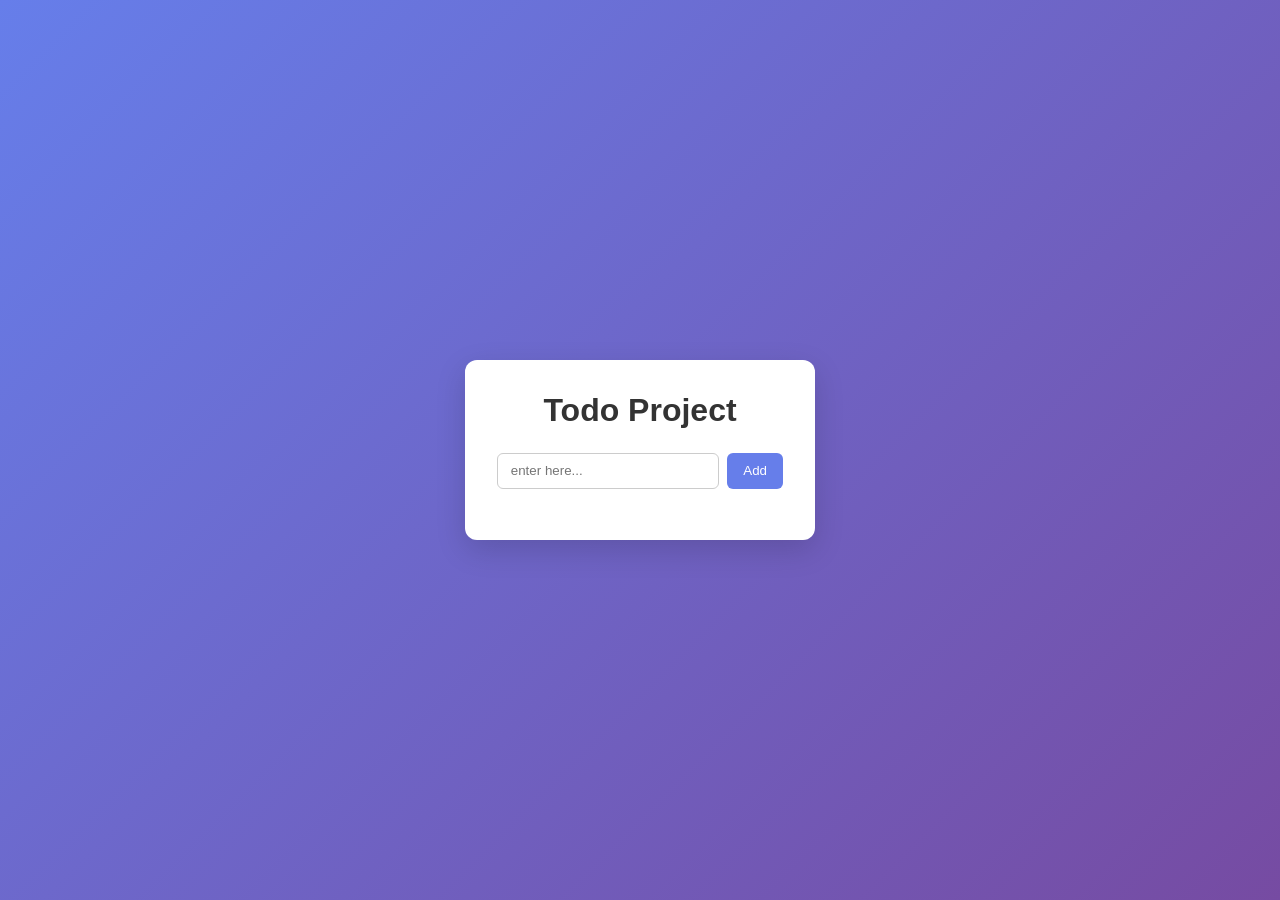
<file: To-do-list/todoproject.html>
<!DOCTYPE html>
<html lang="en">
<head>
    <meta charset="UTF-8">
    <meta name="viewport" content="width=device-width, initial-scale=1.0">
    <title>Document</title>
    <style>
    *{
        margin: 0;
        padding: 0;
        box-sizing: border-box;
        font-family: Arial, Helvetica, sans-serif;
    }  

    body{
        min-height: 100vh;
        background: linear-gradient(135deg, #667eea, #764ba2);
        display: flex;
        justify-content: center;
        align-items: center;
    }

    .container{
        background: #ffffff;
        padding: 2rem;
        border-radius: 12px;
        width: 350px;
        box-shadow: 0 10px 30px rgba(0,0,0,0.15);
    }

    h1{
        text-align: center;
        margin-bottom: 1.5rem;
        color: #333;
    }

    span{
        display: flex;
        gap: 0.5rem;
        margin-bottom: 1.2rem;
    }

    #inputtext{
        flex: 1;
        padding: 0.6rem 0.8rem;
        border-radius: 6px;
        border: 1px solid #ccc;
        outline: none;
    }

    #inputtext:focus{
        border-color: #667eea;
    }

    .Btn{
        padding: 0.6rem 1rem;
        border: none;
        border-radius: 6px;
        background: #667eea;
        color: white;
        cursor: pointer;
        transition: background 0.3s;
    }

    .Btn:hover{
        background: #5563d6;
    }

    .listclass{
        display: flex;
        flex-direction: column;
        gap: 0.8rem;
    }

    /* Todo item */
    .mainclass{
        display: flex;
        justify-content: space-between;
        align-items: center;
        background: #f4f6ff;
        padding: 0.6rem 0.8rem;
        border-radius: 6px;
        animation: fadeIn 0.3s ease;
    }

    .mainclass li{
        list-style: none;
        color: #333;
        word-break: break-word;
    }

    /* Delete button */
    .deleteclass{
        background: #ff4d4d;
        border: none;
        color: white;
        padding: 0.35rem 0.7rem;
        border-radius: 5px;
        cursor: pointer;
        transition: background 0.3s, transform 0.2s;
    }

    .deleteclass:hover{
        background: #e60000;
        transform: scale(1.05);
    }

    /* Animation */
    @keyframes fadeIn{
        from{
            opacity: 0;
            transform: translateY(-5px);
        }
        to{
            opacity: 1;
            transform: translateY(0);
        }
}

    </style>
</head>
<body>
    <div class="container">
        <h1>Todo Project</h1>
        <span>
            <input type="text" id="inputtext" placeholder="enter here... ">
            <button class="Btn" >Add</button>
        </span>
        <ul class="listclass" >
        </ul>
    </div>

    <script>
        let Btn = document.querySelector(".Btn");
        let inputclass = document.querySelector("#inputtext");
        let list = document.querySelector(".listclass");

        let todolist = [];

        let getdata = ()=>{
            return JSON.parse(localStorage.getItem("TodoData"));
        }

        const adddatatopage = (value)=>{
            let div = document.createElement('div');
            div.className = "mainclass";
            div.innerHTML = `<li>${value}</li>   <button class="deleteclass" >delete</button>`;
            list.append(div);
            inputclass.value = "";
        }
        
        const getDatafromlocalStorage = ()=>{
            let todolistdata = getdata() || [];
            todolistdata.forEach((value) => {
                adddatatopage(value);
            });
        }

        getDatafromlocalStorage();
        let Addtodo = (e)=>{
            e.preventDefault();
            let data = inputclass.value.trim();
            todolist = getdata() || [];
            if(data === ""){
                alert("write something here");
                return ;
            }
            if(todolist.includes(data)){
                alert("Already exist...");
                inputclass.value = "";
                return ;
            }
            todolist.push(data);
            localStorage.setItem("TodoData",JSON.stringify(todolist));
            adddatatopage(data);
        }
        

        const removedataformlocalstroage = (e)=>{
            let localstroagedata = getdata() || [];
            if(e.target.classList.contains("deleteclass")){
                let removeEle = e.target.previousElementSibling.innerText;
                localstroagedata = localstroagedata.filter((value)=>{
                    return value != removeEle;
                })
                let parentclass = e.target.parentElement;
                if(parentclass.classList.contains("mainclass")){
                    parentclass.remove();
                }
            }
            let arr = [];
            localstroagedata.forEach((value)=>{
                arr.push(value);
            })
            localStorage.setItem("TodoData",JSON.stringify(arr));
            console.log(arr);
        }
        

        list.addEventListener('click',(e)=>{
            e.preventDefault();
            removedataformlocalstroage(e);
        })
        Btn.addEventListener('click',(e)=>{
            Addtodo(e);
        })
        </script>
</body>
</html>
</file>
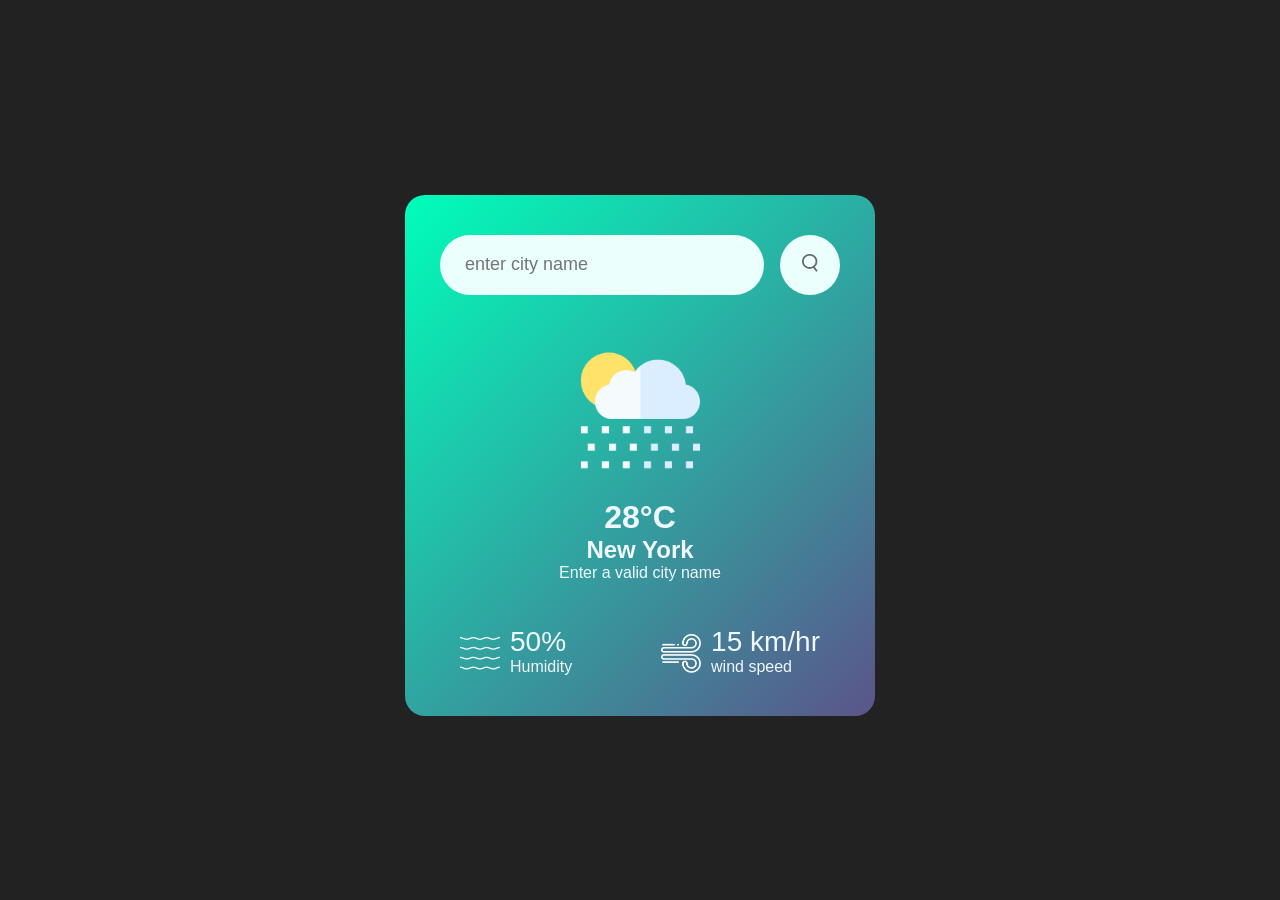
<file: WeatherApp/index2.html>
<!DOCTYPE html>
<html lang="en">
<head>
    <meta charset="UTF-8">
    <meta name="viewport" content="width=device-width, initial-scale=1.0">
    <title>Weather App</title>
    <link rel="stylesheet" href="style.css">
</head>
<body>
    <div class="card">
        <div class="search">
            <input type="text" placeholder="enter city name" spellcheck="false" >
            <button><img src="./images/search.png" alt=""></button>
        </div>
        <div class="Weather">
        <img src="./images/rain.png" alt="" class="weather-icon">
        <h1 class="temp">28°C</h1>
        <h2 class="city">New York</h2>
        <div class="error">
            <p>Enter a valid city name</p>
        </div>
        <div class="details">
            <div class="col">
                <img src="./images/humidity.png" alt="">
                <div>
                    <p class="humidity">50%</p>
                    <p>Humidity</p>
                </div>
                 </div>
                
                <div class="col">
                    <img src="./images/wind.png" alt="">
                    <div>
                        <p class="wind">15 km/hr</p>
                        <p>wind speed</p>
                    </div>
                     </div>
            </div>
    </div>
     </div>
  </div>

    <script>    
        const Url = `https://api.openweathermap.org/data/2.5/weather?q=pune&appid=247eb36021eb659cc16d761746a5058f`;

        const searchBox = document.querySelector('.search input')
        const searchBtn = document.querySelector('.search button')
        const weatherIcon = document.querySelector('.weather-icon')
    

        async function checkweather(){
            const response = await fetch(Url)

            if(response.status = 404){
                document.querySelector('.error').style.display = 'block';
                // document.querySelector('.Weather').style.display = 'none';
            }

            let data = await response.json();
            console.log(data)


            let city = document.querySelector('.city')
            city.innerHTML = data.name;
            let temp= document.querySelector('.temp')
            temp.innerHTML  = Math.round(data.main.temp) + '°C';
            let wind = document.querySelector('.wind')
            wind.innerHTML = data.wind.speed + '%';
            let humidity = document.querySelector('.humidity')
            humidity.innerHTML = data.wind.humidity + 'km/hr' ; 

            if(data.weather[0].main == 'clouds'){
                 weatherIcon.src = "images/clouds.png"
          }
          else if(data.weather[1].main == 'clouds'){
             weatherIcon.src = "images/clear.png"
          }
          else if(data.weather[2].main == 'clouds'){
             weatherIcon.src = "images/rain.png"
          }
          else if(data.weather[3].main == 'clouds'){
             weatherIcon.src = "images/drizzle.png"
          }
          else if(data.weather[4].main == 'clouds'){
             weatherIcon.src = "images/mist.png"
          }
        }
          searchBtn.addEventListener('click',()=>{
            checkweather(searchBox.value);
            
          }  )
    </script>
</body>
</html>
</file>
<file: WeatherApp/index.css>
@import url("https://fonts.googleapis.com/css2?family=Poppins&display=swap");

* {
  margin: 0;
  padding: 0;
  box-sizing: border-box;
  font-family: "Poppins", sans-serif;
}

body {
  background: #1e1e1e;
  color: #171717;
}

.container {
  background-color: #fff;
  color: #171717;
  padding: 2rem;
  width: 40%;
  margin: 4rem auto;
  border-radius: 10px;
}

.weather_header {
  display: flex;
  justify-content: space-between;
  align-items: center;
}

input {
  border: none;
  background: #1e1e1e;
  color: #fff;
  outline: none;
  padding: 0.5rem 2.5rem;
  border-radius: 5px;
  box-shadow: rgba(100, 100, 111, 0.2) 0px 7px 29px 0px;
}

input::placeholder {
  color: #f7f7f7;
}

.weather_search {
  position: relative;
}

.weather_search i {
  position: absolute;
  left: 10px;
  top: 10px;
  font-size: 15px;
  color: #fff;
}

.weather_units {
  font-size: 1.5rem;
}

.weather_units span {
  cursor: pointer;
}

.weather_units span:first-child {
  margin-right: 0.5rem;
}

.weather_body {
  text-align: center;
  margin-top: 3rem;
}

.weather_datetime {
  margin-bottom: 2rem;
  font-size: 14px;
}

.weather_forecast {
  background: #1e1e1e;
  /* background-color: #f7f7f7; */
  color: #fff;
  /* color: #171717; */
  display: inline-block;
  padding: 0.5rem 1rem;
  border-radius: 30px;
}

.weather_icon img {
  width: 100px;
  filter: drop-shadow(2px 4px 6px black);
  -webkit-filter: drop-shadow(2px 4px 6px black);
}

.weather_temperature {
  font-size: 1.75rem;
}

.weather_minmax {
  display: flex;
  justify-content: center;
}

.weather_minmax p {
  font-size: 14px;
  margin: 0.5rem;
}

.weather_info {
  display: grid;
  grid-template-columns: repeat(2, 1fr);
  grid-gap: 1rem;
  margin-top: 3rem;
}

.weather_card {
  display: flex;
  align-items: center;
  background: #1e1e1e;
  background-color: #f7f7f7;
  color: #000;
  padding: 1rem;
  border-radius: 10px;
  box-shadow: rgba(100, 100, 111, 0.2) 0px 7px 29px 0px;
}

.weather_card i {
  font-size: 1.5rem;
  margin-right: 1rem;
}

.weather_card p {
  font-size: 14px;
}

@media (max-width: 936px) {
  .container {
    width: 90%;
  }

  .weather_header {
    flex-direction: column;
  }

  .weather_units {
    margin-top: 1rem;
  }
}

@media (max-width: 400px) {
  .weather_info {
    grid-template-columns: none;
  }
}
</file>
<file: WeatherApp/style.css>
*{
    margin: 0;
    padding: 0;
    box-sizing: border-box;
    font-family:'Inter', sans-serif;
}
body{
    background-color: #222;
    width: 100vw;
    height: 100vh;
    overflow: hidden;
    display: flex;
    justify-content: center;
    align-items: center;
}
.card{
    width: 90%;
    max-width: 470px;
    background: linear-gradient(135deg,#00feba,#5b548a);
    color: aliceblue;
    margin: 100px auto 0;
    border-radius: 20px;
    padding:40px 35px;
    text-align: center;
    margin-top: 10px;
}
.search{
    width: 100%;
    display: flex;
    justify-content: space-between;
    align-items: center;
}
.search input{
   border: 0;
   outline: none;
   background: #ebfffc;
   padding: 10px 25px;
   height: 60px;
   border-radius: 30px;
   flex: 1;
   margin-right: 16px;
   font-size: 18px;
}
.search button{
    border: 0;
    outline: 0;
    background: #ebfffc;
    border-radius: 50%;
    width: 60px;
    height: 60px;
    cursor: pointer;
}
.search button img{
    width: 16px;
}
.weather-icon{
    width: 170px;
    margin-top: 30px;
}
.weather h1{
    font-size: 80px;
    font-weight: 500;
}
.weather h2{
    font-size: 45px;
    font-weight: 400;
    margin-top:-10px;
}
.details{
    display: flex;
    justify-content: space-between;
    align-items: center;
    padding: 0 20px;
    margin-top: 50px;
}
.col{
    display: flex;
    align-items: center;
    text-align: left;
}
.col img{
    width: 40px;
    margin-right: 10px;
}
.humidity, .wind{
    margin-top: -6px;
    font-size: 28px;
}
/* .weather{
    display: none;
} */
</file>
